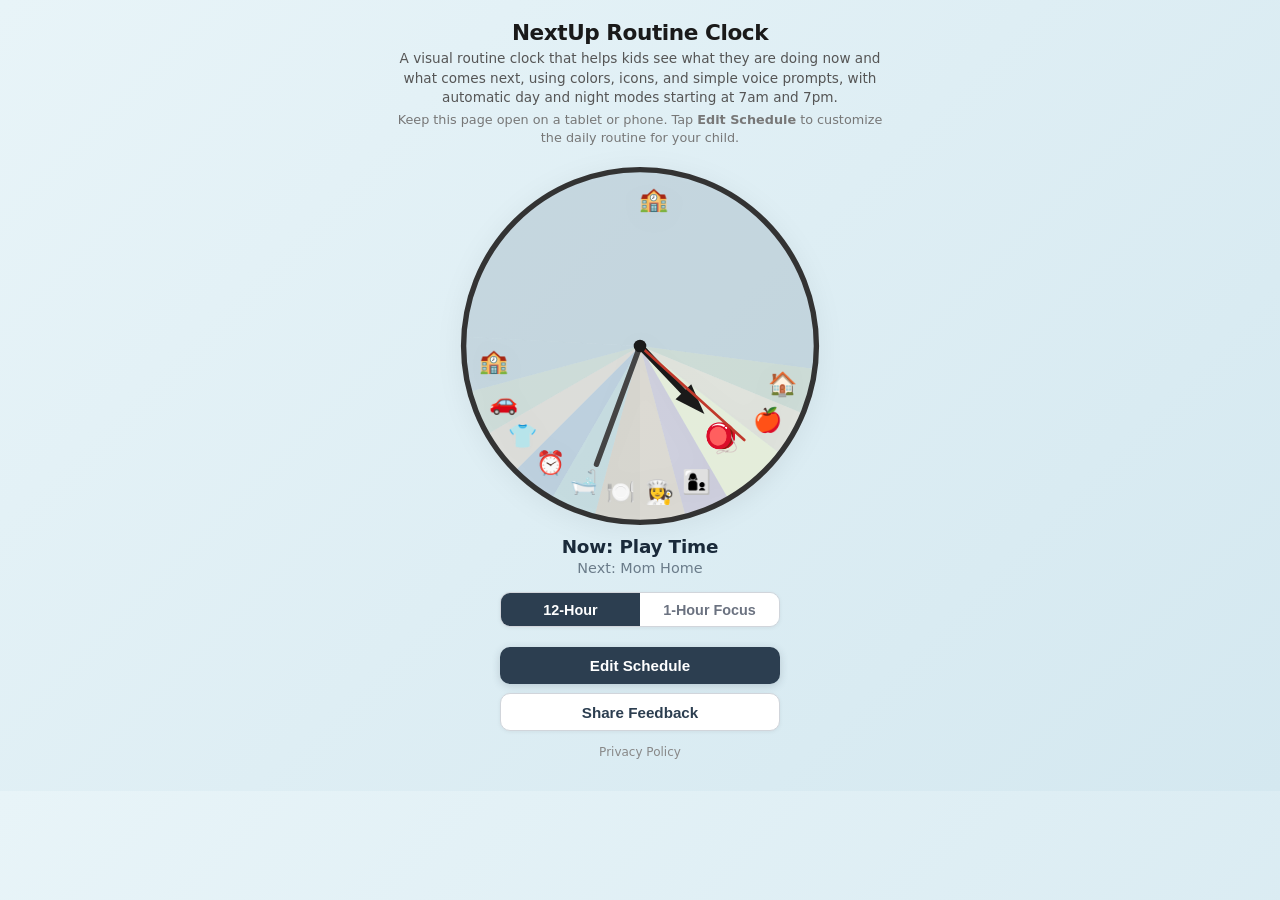
<file: index.html>
<!DOCTYPE html>
<html lang="en">
<head>
  <meta charset="UTF-8">
  <meta name="viewport" content="width=device-width, initial-scale=1.0, viewport-fit=cover">
  <title>NextUp Routine Clock</title>

  <!-- Google Analytics -->
  <script async src="https://www.googletagmanager.com/gtag/js?id=G-QKPMS6ZSTF"></script>
  <script>
    window.dataLayer = window.dataLayer || [];
    function gtag(){dataLayer.push(arguments);}
    gtag('js', new Date());
    gtag('config', 'G-QKPMS6ZSTF');
  </script>

  <link rel="stylesheet" href="styles.css?v=12">

  <!-- PWA -->
  <link rel="manifest" href="manifest.json">
  <meta name="theme-color" content="#2c3e50">

  <!-- Apple PWA -->
  <link rel="apple-touch-icon" href="apple-touch-icon.png">
  <meta name="apple-mobile-web-app-capable" content="yes">
  <meta name="apple-mobile-web-app-status-bar-style" content="black-translucent">
  <meta name="apple-mobile-web-app-title" content="NextUp">
</head>
<body>
  <div class="page-shell">

    <header class="landing-header">
      <h1>NextUp Routine Clock</h1>
      <p>
        A visual routine clock that helps kids see what they are doing now and what comes next,
        using colors, icons, and simple voice prompts, with automatic day and night modes starting at 7am and 7pm. 
      </p>
      <p class="landing-sub">
        Keep this page open on a tablet or phone. Tap <strong>Edit Schedule</strong> to customize
        the daily routine for your child.
      </p>
    </header>

    <!-- Clock face -->
    <div class="clock-container">
      <svg id="clock-svg" viewBox="0 0 200 200">
        <g id="sectors"></g>

        <!-- Outer circle -->
        <circle cx="100" cy="100" r="98" fill="none" stroke="#333" stroke-width="3" />

        <!-- Hour hand -->
        <g id="hour-hand">
          <line x1="100" y1="100" x2="100" y2="65"
                stroke="#1a1a1a" stroke-width="3.5" stroke-linecap="round" />
          <polygon points="100,48 94,65 106,65" fill="#1a1a1a" />
        </g>

        <!-- Minute hand -->
        <line id="minute-hand" x1="100" y1="100" x2="100" y2="30"
              stroke="#444" stroke-width="3" stroke-linecap="round" />

        <!-- Second hand -->
        <line id="second-hand" x1="100" y1="100" x2="100" y2="22"
              stroke="#c0392b" stroke-width="1.5" stroke-linecap="round" />

        <!-- Center dot -->
        <circle cx="100" cy="100" r="3.5" fill="#1a1a1a" />
      </svg>
    </div>

    <!-- Activity labels -->
    <div id="current-activity">Loading...</div>

    <!-- Mode toggle -->
    <div class="mode-toggle">
      <button id="mode-12hr" type="button" class="mode-btn mode-btn-active">12-Hour</button>
      <button id="mode-1hr" type="button" class="mode-btn">1-Hour Focus</button>
    </div>

    <!-- Focus controls (hidden by default) -->
    <div id="focus-controls" class="focus-controls" style="display:none;">
      <button id="focus-start-stop" type="button" class="btn btn-start">Start Session</button>
      <p id="focus-status" class="focus-status">Set up your 1-hour session in Edit Schedule.</p>
    </div>

    <!-- Action buttons -->
    <div class="button-group">
      <button id="edit-schedule" type="button" class="btn btn-primary">Edit Schedule</button>
      <button id="feedback-button" type="button" class="btn btn-secondary">Share Feedback</button>
      <a href="./privacy.html" style="font-size:0.75rem;color:#888;text-decoration:none;margin-top:0.25rem;">Privacy Policy</a>
    </div>

  </div>

  <!-- App logic -->
  <script src="supabase-sync.js"></script>
  <script src="app.js?v=12"></script>

  <!-- Button handlers -->
  <script>
    document.addEventListener("DOMContentLoaded", async () => {
      document.getElementById("edit-schedule")?.addEventListener("click", () => {
        window.location.href = "./setup.html";
      });

      document.getElementById("feedback-button")?.addEventListener("click", () => {
        window.open("https://docs.google.com/forms/d/e/1FAIpQLSdBZ_mIHng_bV12cy0BpQKiRwdXhWgwqj-NNfIWHjNPHFuXQA/viewform?usp=publish-editor", "_blank");
      });

      // If the last save did not reach the cloud, local edits are newer than the
      // cloud copy. Do not let the stale cloud copy overwrite them.
      try {
        const cloud = await loadScheduleFromCloud();
        if (cloud && !localStorage.getItem("routineClockCloudPending")) {
          if (cloud.schedule) { localStorage.setItem("routineClockSchedule", JSON.stringify(cloud.schedule)); scheduleData = cloud.schedule; }
          if (cloud.focusSchedule) { localStorage.setItem("routineClockFocusSchedule", JSON.stringify(cloud.focusSchedule)); focusScheduleData = cloud.focusSchedule; }
        }
      } catch(e) { console.warn("[Sync] load failed:", e); }

      startRealtimeSync(async () => {
        try {
          const cloud = await loadScheduleFromCloud();
          if (cloud && !localStorage.getItem("routineClockCloudPending")) {
            if (cloud.schedule) { localStorage.setItem("routineClockSchedule", JSON.stringify(cloud.schedule)); scheduleData = cloud.schedule; }
            if (cloud.focusSchedule) { localStorage.setItem("routineClockFocusSchedule", JSON.stringify(cloud.focusSchedule)); focusScheduleData = cloud.focusSchedule; }
            currentMode = "";
            currentActivityIndex = -1;
          }
        } catch(e) { console.warn("[Sync] realtime failed:", e); }
      });
    });
  </script>

  <!-- Service worker -->
  <script>
    if ("serviceWorker" in navigator) {
      navigator.serviceWorker.register("./service-worker.js")
        .then(() => console.log("SW registered"))
        .catch((err) => console.log("SW failed:", err));
    }
  </script>
</body>
</html>
</body>
</html>
</file>
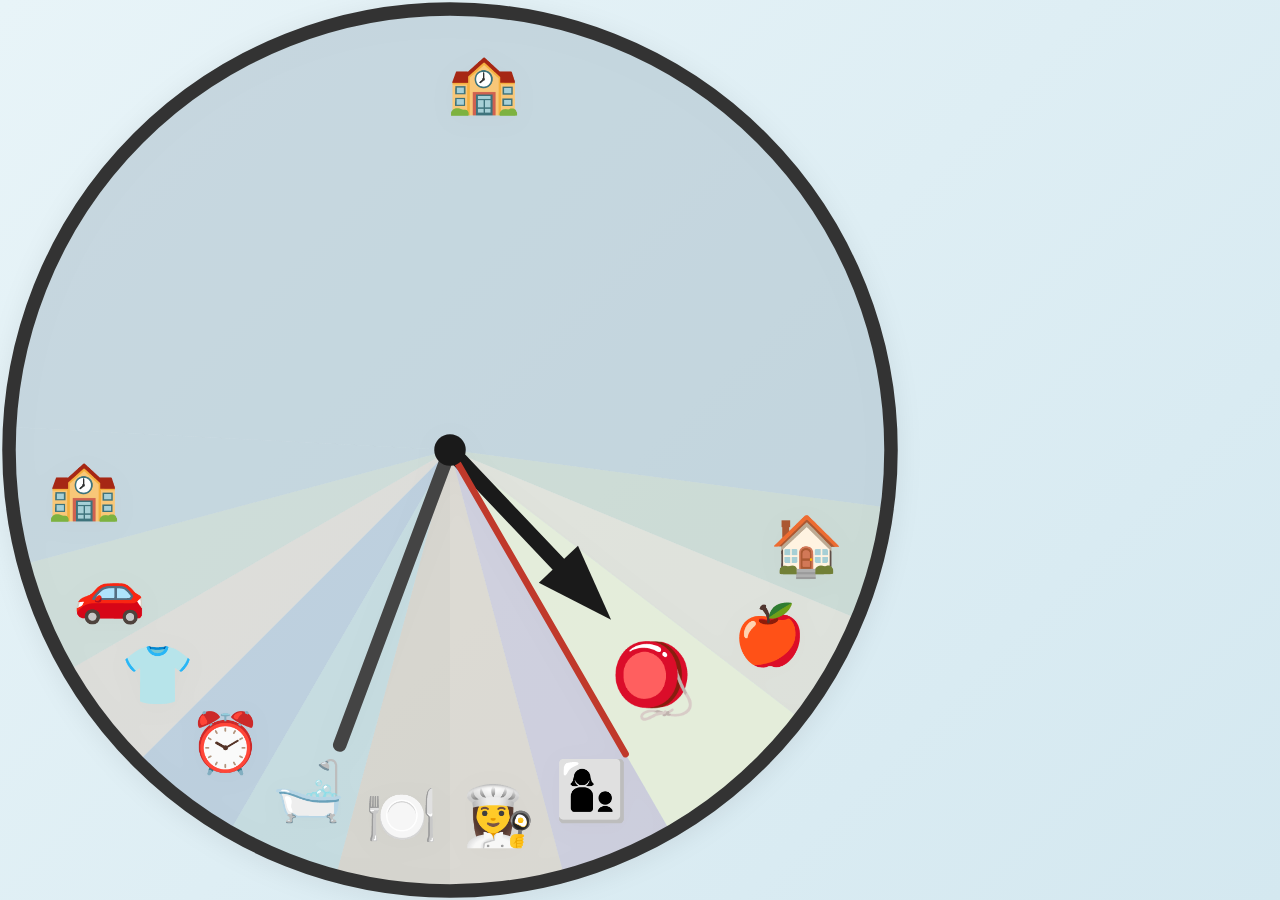
<file: kiosk.html>
<!DOCTYPE html>
<html lang="en">
<head>
  <meta charset="UTF-8">
  <meta name="viewport" content="width=device-width, initial-scale=1.0, viewport-fit=cover, user-scalable=no">
  <title>NextUp Kiosk Clock</title>

  <link rel="stylesheet" href="styles.css?v=12">
  <link rel="stylesheet" href="kiosk.css?v=1">

  <!-- PWA (optional on the Pi, harmless to keep) -->
  <link rel="manifest" href="manifest.json">
  <meta name="theme-color" content="#2c3e50">
</head>
<body class="kiosk-mode">
  <div class="kiosk-shell">

    <!-- Clock face (identical markup/IDs to index.html — app.js needs these exact IDs) -->
    <div class="clock-container">
      <svg id="clock-svg" viewBox="0 0 200 200">
        <g id="sectors"></g>

        <!-- Outer circle -->
        <circle cx="100" cy="100" r="98" fill="none" stroke="#333" stroke-width="3" />

        <!-- Hour hand -->
        <g id="hour-hand">
          <line x1="100" y1="100" x2="100" y2="65"
                stroke="#1a1a1a" stroke-width="3.5" stroke-linecap="round" />
          <polygon points="100,48 94,65 106,65" fill="#1a1a1a" />
        </g>

        <!-- Minute hand -->
        <line id="minute-hand" x1="100" y1="100" x2="100" y2="30"
              stroke="#444" stroke-width="3" stroke-linecap="round" />

        <!-- Second hand -->
        <line id="second-hand" x1="100" y1="100" x2="100" y2="22"
              stroke="#c0392b" stroke-width="1.5" stroke-linecap="round" />

        <!-- Center dot -->
        <circle cx="100" cy="100" r="3.5" fill="#1a1a1a" />
      </svg>
    </div>

    <!-- Activity labels -->
    <div id="current-activity">Loading...</div>

    <!--
      NOTE: The buttons below (mode toggle, focus controls, edit/feedback/privacy)
      from index.html are intentionally left OUT of this page.
      app.js looks them up with getElementById/optional-chaining and already
      handles them being missing, so nothing in app.js needs to change.
    -->

  </div>

  <!-- App logic — identical includes to index.html -->
  <script src="supabase-sync.js"></script>
  <script src="app.js?v=12"></script>

  <!-- Cloud sync on load + realtime (same as index.html, minus the button handlers) -->
  <script>
    document.addEventListener("DOMContentLoaded", async () => {
      // If the last save did not reach the cloud, local edits are newer than the
      // cloud copy. Do not let the stale cloud copy overwrite them.
      try {
        const cloud = await loadScheduleFromCloud();
        if (cloud && !localStorage.getItem("routineClockCloudPending")) {
          if (cloud.schedule) { localStorage.setItem("routineClockSchedule", JSON.stringify(cloud.schedule)); scheduleData = cloud.schedule; }
          if (cloud.focusSchedule) { localStorage.setItem("routineClockFocusSchedule", JSON.stringify(cloud.focusSchedule)); focusScheduleData = cloud.focusSchedule; }
        }
      } catch (e) { console.warn("[Sync] load failed:", e); }

      startRealtimeSync(async () => {
        try {
          const cloud = await loadScheduleFromCloud();
          if (cloud && !localStorage.getItem("routineClockCloudPending")) {
            if (cloud.schedule) { localStorage.setItem("routineClockSchedule", JSON.stringify(cloud.schedule)); scheduleData = cloud.schedule; }
            if (cloud.focusSchedule) { localStorage.setItem("routineClockFocusSchedule", JSON.stringify(cloud.focusSchedule)); focusScheduleData = cloud.focusSchedule; }
            currentMode = "";
            currentActivityIndex = -1;
          }
        } catch (e) { console.warn("[Sync] realtime failed:", e); }
      });
    });
  </script>

  <!-- Service worker -->
  <script>
    if ("serviceWorker" in navigator) {
      navigator.serviceWorker.register("./service-worker.js")
        .then(() => console.log("SW registered"))
        .catch((err) => console.log("SW failed:", err));
    }
  </script>
</body>
</html>
</file>
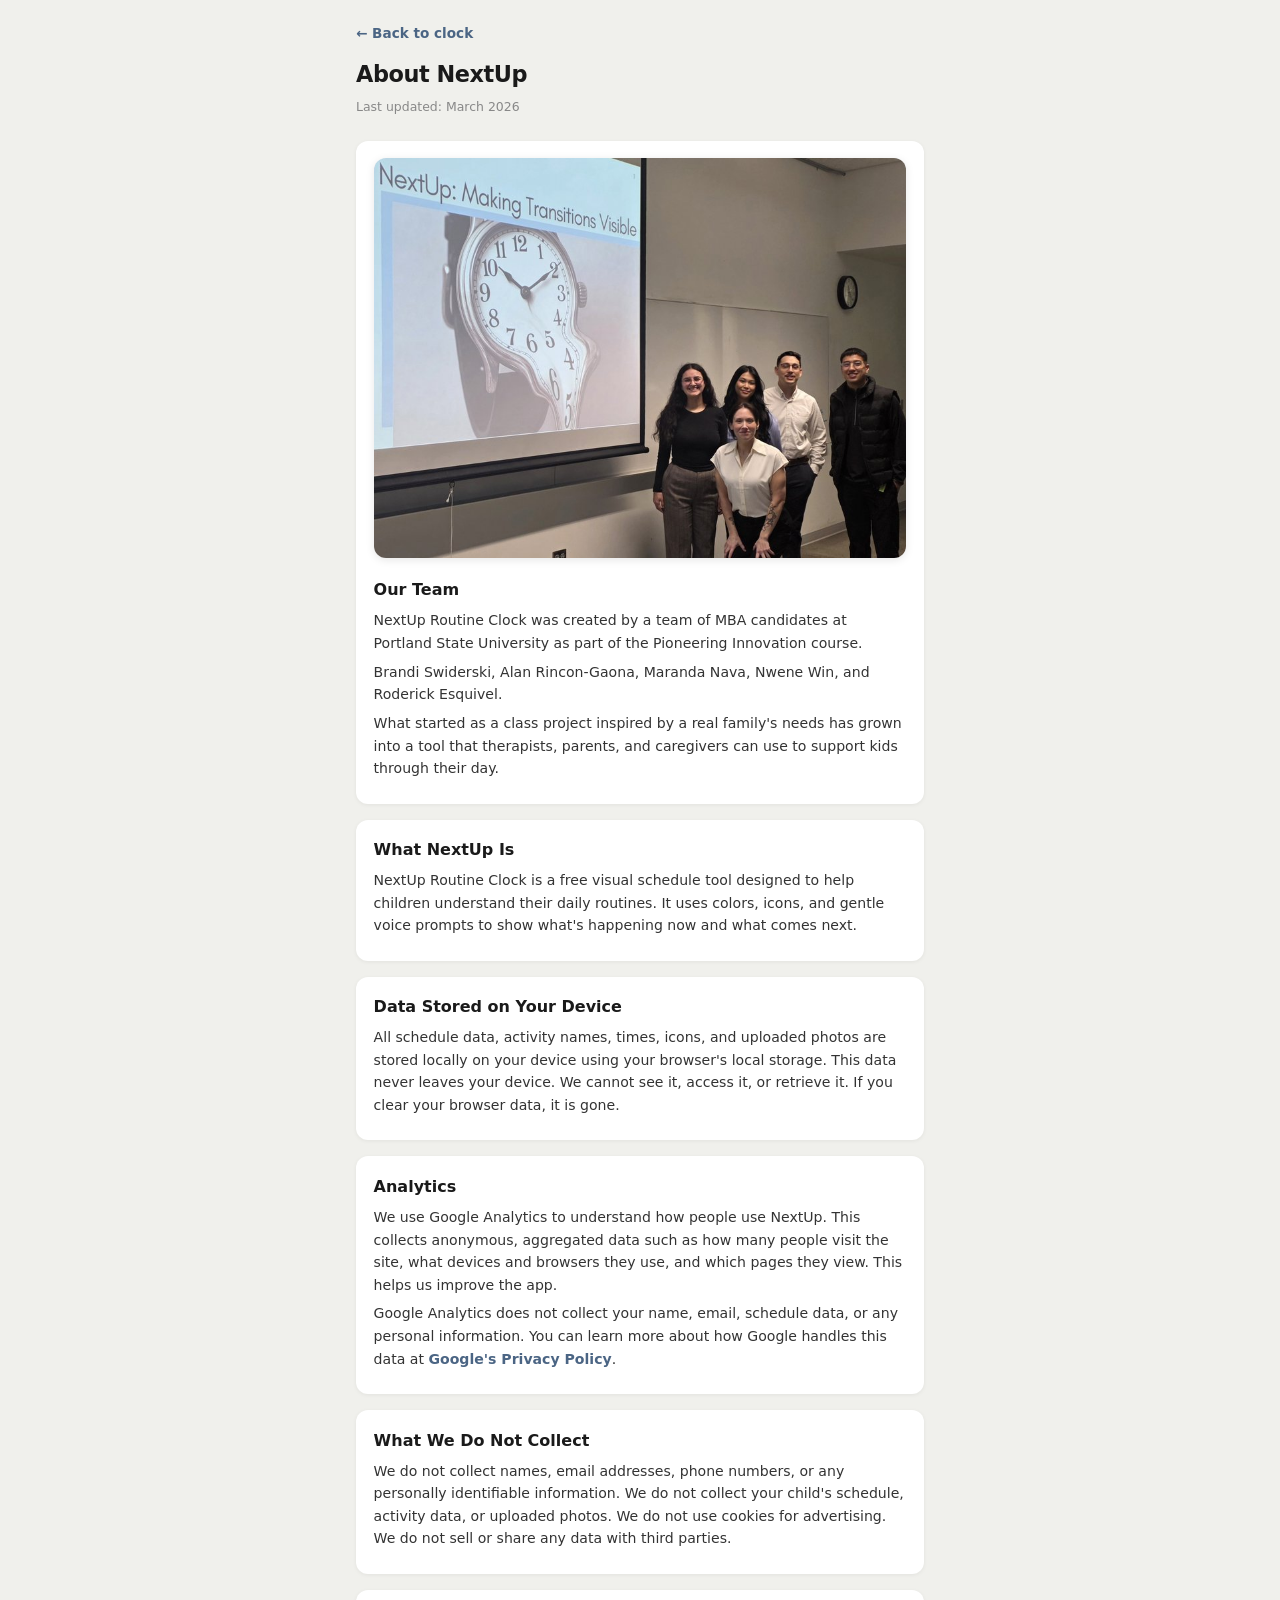
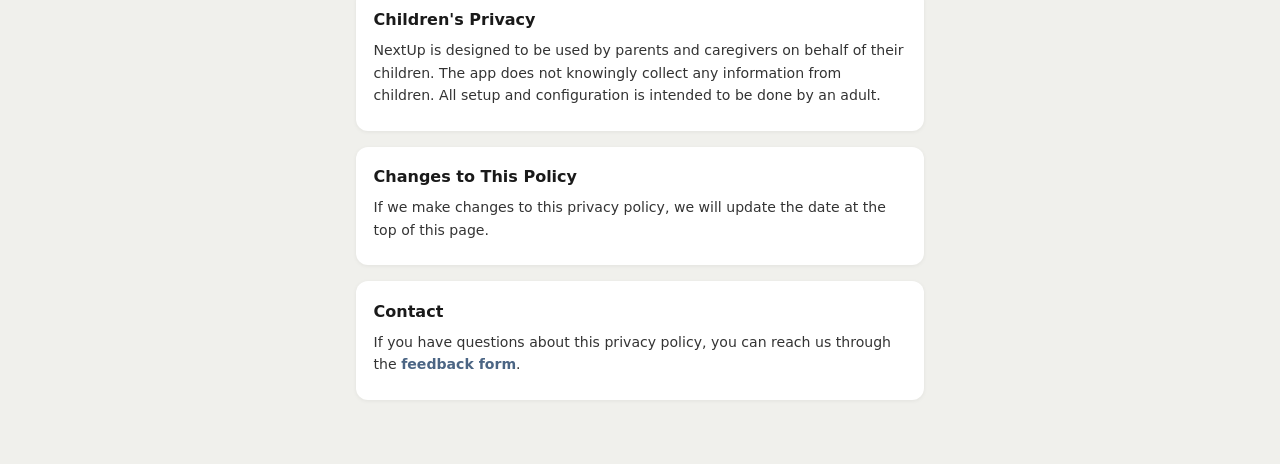
<file: privacy.html>
<!DOCTYPE html>
<html lang="en">
<head>
  <meta charset="UTF-8" />
  <meta name="viewport" content="width=device-width, initial-scale=1.0" />
  <title>NextUp Routine Clock - About &amp; Privacy</title>
  <style>
    *, *::before, *::after { box-sizing: border-box; margin: 0; padding: 0; }
    body {
      font-family: "Segoe UI", system-ui, -apple-system, sans-serif;
      background: #f0f0ec;
      color: #1a1a1a;
      padding: 0;
      line-height: 1.6;
    }
    .policy-shell {
      max-width: 600px;
      margin: 0 auto;
      padding: 1.25rem 1rem 3rem;
    }
    .back-link {
      display: inline-flex;
      align-items: center;
      gap: 0.3rem;
      font-size: 0.85rem;
      color: #4b6584;
      text-decoration: none;
      font-weight: 600;
      margin-bottom: 0.75rem;
    }
    .back-link:hover { color: #2c3e50; }
    h1 {
      font-size: 1.4rem;
      font-weight: 700;
      letter-spacing: -0.02em;
      margin-bottom: 0.25rem;
    }
    .last-updated {
      font-size: 0.78rem;
      color: #888;
      margin-bottom: 1.5rem;
    }
    .section {
      background: #fff;
      border-radius: 12px;
      padding: 1.1rem;
      margin-bottom: 1rem;
      box-shadow: 0 1px 4px rgba(0, 0, 0, 0.06);
    }
    .team-photo {
      width: 100%;
      border-radius: 12px;
      margin-bottom: 0.75rem;
      box-shadow: 0 2px 8px rgba(0, 0, 0, 0.1);
    }
    .section h2 {
      font-size: 1rem;
      font-weight: 700;
      margin-bottom: 0.4rem;
    }
    .section p {
      font-size: 0.88rem;
      color: #333;
      margin-bottom: 0.4rem;
    }
    .contact-link {
      color: #4b6584;
      text-decoration: none;
      font-weight: 600;
    }
    .contact-link:hover { color: #2c3e50; }
  </style>
</head>
<body>
  <div class="policy-shell">
    <a href="./index.html" class="back-link">&larr; Back to clock</a>

    <h1>About NextUp</h1>
    <p class="last-updated">Last updated: March 2026</p>

    <div class="section">
      <img src="team.jpg" alt="The NextUp team presenting at Portland State University" class="team-photo" />
      <h2>Our Team</h2>
      <p>NextUp Routine Clock was created by a team of MBA candidates at Portland State University as part of the Pioneering Innovation course.</p>
      <p>Brandi Swiderski, Alan Rincon-Gaona, Maranda Nava, Nwene Win, and Roderick Esquivel.</p>
      <p>What started as a class project inspired by a real family's needs has grown into a tool that therapists, parents, and caregivers can use to support kids through their day.</p>
    </div>

    <div class="section">
      <h2>What NextUp Is</h2>
      <p>NextUp Routine Clock is a free visual schedule tool designed to help children understand their daily routines. It uses colors, icons, and gentle voice prompts to show what's happening now and what comes next.</p>
    </div>

    <div class="section">
      <h2>Data Stored on Your Device</h2>
      <p>All schedule data, activity names, times, icons, and uploaded photos are stored locally on your device using your browser's local storage. This data never leaves your device. We cannot see it, access it, or retrieve it. If you clear your browser data, it is gone.</p>
    </div>

    <div class="section">
      <h2>Analytics</h2>
      <p>We use Google Analytics to understand how people use NextUp. This collects anonymous, aggregated data such as how many people visit the site, what devices and browsers they use, and which pages they view. This helps us improve the app.</p>
      <p>Google Analytics does not collect your name, email, schedule data, or any personal information. You can learn more about how Google handles this data at <a class="contact-link" href="https://policies.google.com/privacy" target="_blank">Google's Privacy Policy</a>.</p>
    </div>

    <div class="section">
      <h2>What We Do Not Collect</h2>
      <p>We do not collect names, email addresses, phone numbers, or any personally identifiable information. We do not collect your child's schedule, activity data, or uploaded photos. We do not use cookies for advertising. We do not sell or share any data with third parties.</p>
    </div>

    <div class="section">
      <h2>Children's Privacy</h2>
      <p>NextUp is designed to be used by parents and caregivers on behalf of their children. The app does not knowingly collect any information from children. All setup and configuration is intended to be done by an adult.</p>
    </div>

    <div class="section">
      <h2>Changes to This Policy</h2>
      <p>If we make changes to this privacy policy, we will update the date at the top of this page.</p>
    </div>

    <div class="section">
      <h2>Contact</h2>
      <p>If you have questions about this privacy policy, you can reach us through the <a class="contact-link" href="https://docs.google.com/forms/d/e/1FAIpQLSdBZ_mIHng_bV12cy0BpQKiRwdXhWgwqj-NNfIWHjNPHFuXQA/viewform?usp=publish-editor" target="_blank">feedback form</a>.</p>
    </div>
  </div>
</body>
</html>
</file>
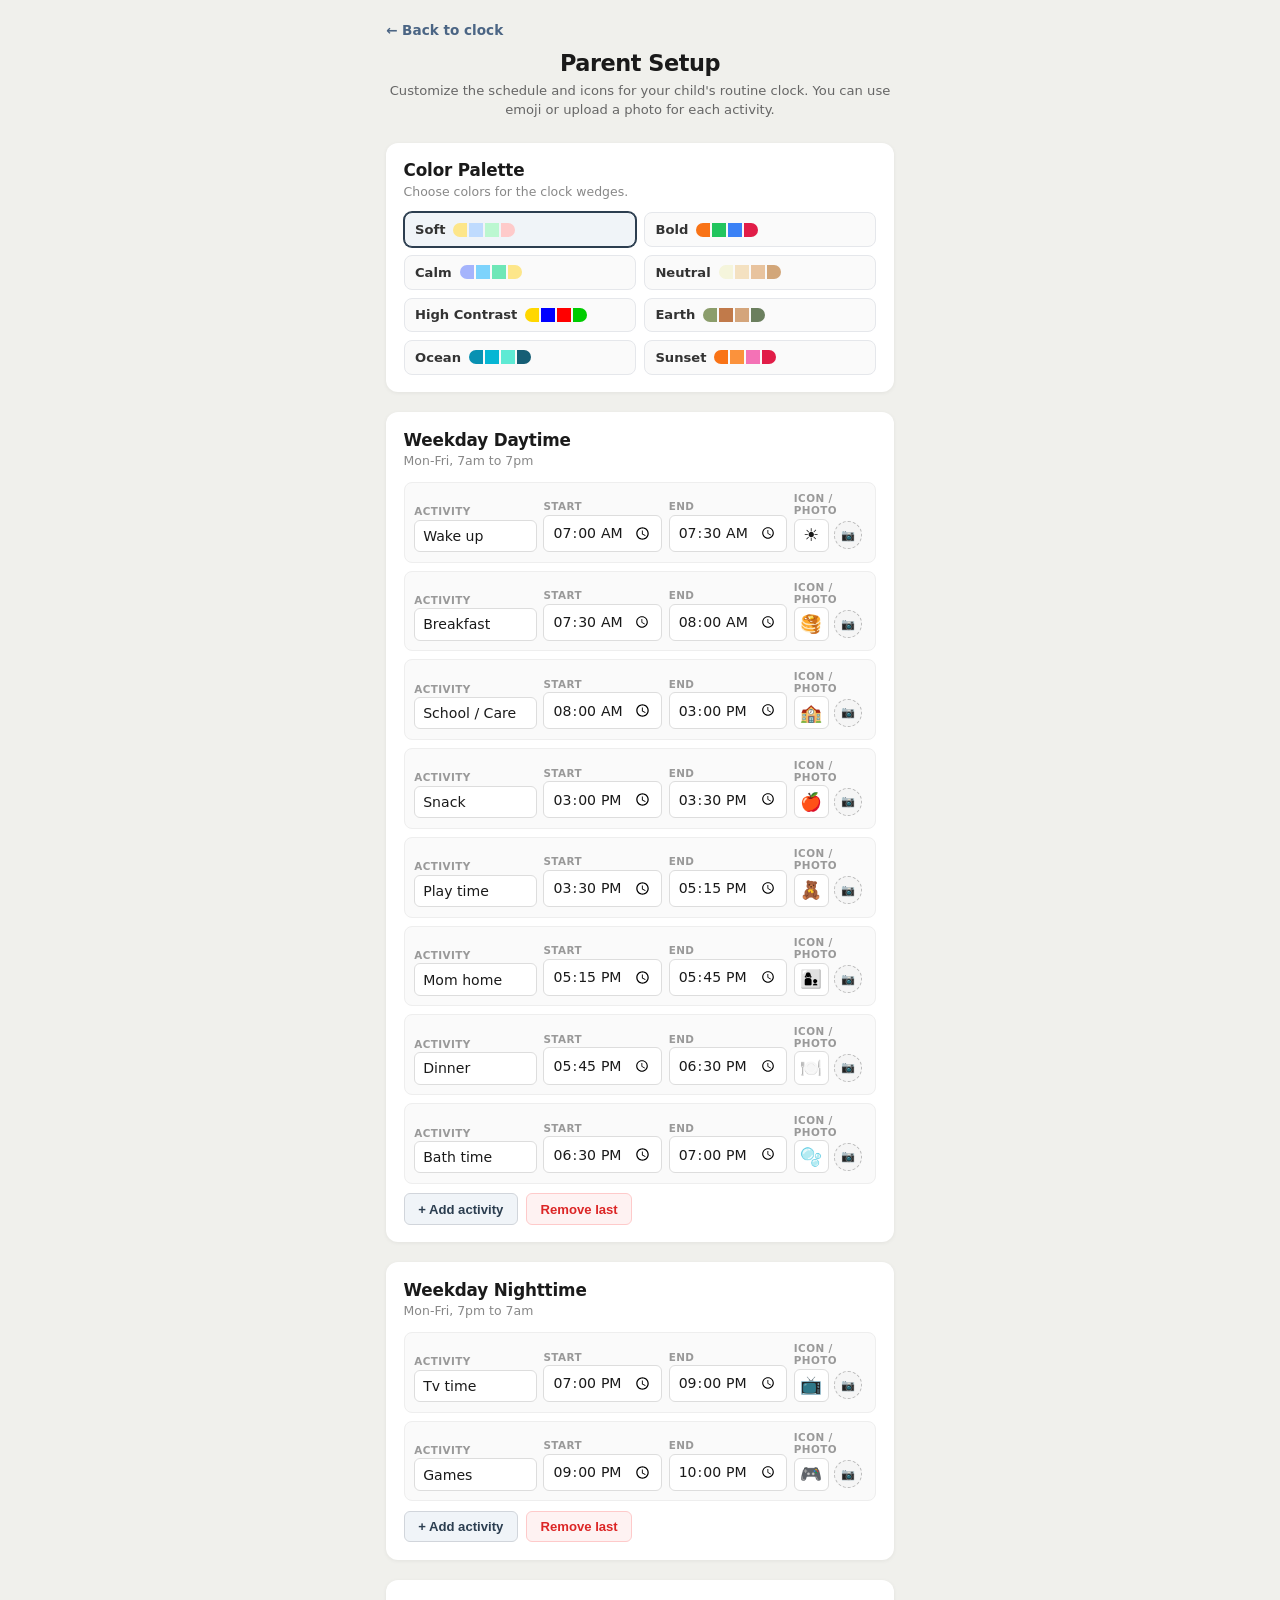
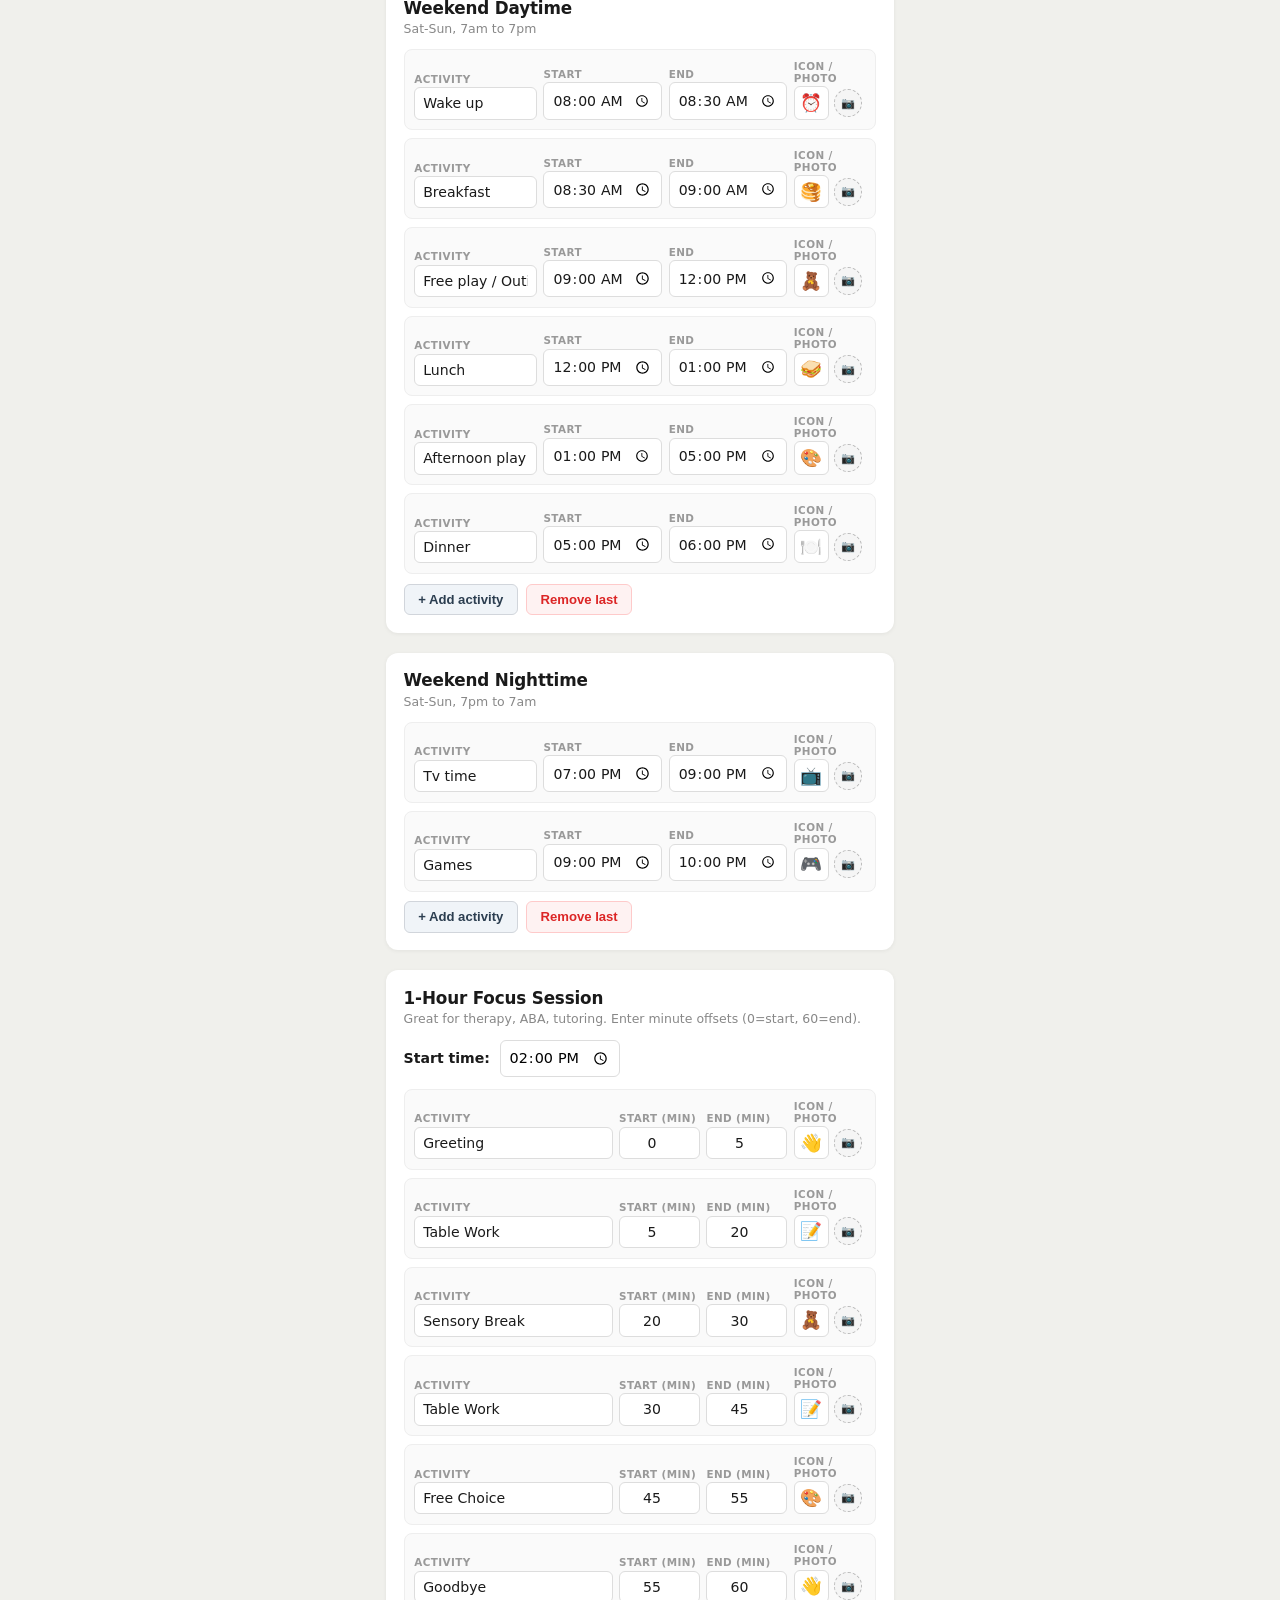
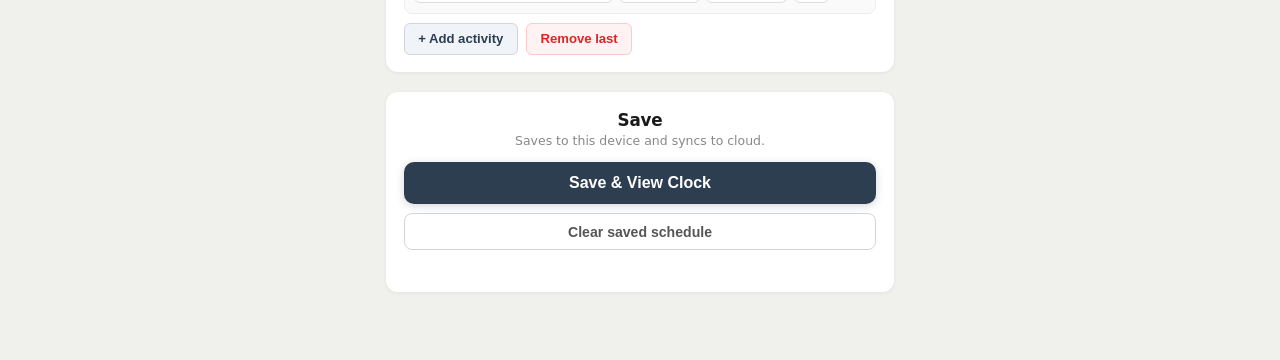
<file: setup.html>
<!DOCTYPE html>
<html lang="en">
<head>
  <meta charset="UTF-8" />
  <meta name="viewport" content="width=device-width, initial-scale=1.0" />
  <title>NextUp - Parent Setup</title>
  <script async src="https://www.googletagmanager.com/gtag/js?id=G-QKPMS6ZSTF"></script>
  <script>
    window.dataLayer = window.dataLayer || [];
    function gtag(){dataLayer.push(arguments);}
    gtag('js', new Date());
    gtag('config', 'G-QKPMS6ZSTF');
  </script>
  <style>
    *,*::before,*::after{box-sizing:border-box;margin:0;padding:0}
    body{font-family:"Segoe UI",system-ui,-apple-system,sans-serif;background:#f0f0ec;color:#1a1a1a;padding:0;-webkit-text-size-adjust:100%;-webkit-tap-highlight-color:transparent}
    .setup-shell{max-width:540px;margin:0 auto;padding:1.25rem 1rem 3rem}
    .setup-header{text-align:center;margin-bottom:1.5rem}
    .setup-header h1{font-size:1.4rem;font-weight:700;letter-spacing:-0.02em;margin-bottom:0.3rem}
    .setup-header p{font-size:0.82rem;color:#666;line-height:1.45}
    .back-link{display:inline-flex;align-items:center;gap:0.3rem;font-size:0.85rem;color:#4b6584;text-decoration:none;font-weight:600;margin-bottom:0.75rem}
    .back-link:hover{color:#2c3e50}
    .section{background:#fff;border-radius:12px;padding:1.1rem;margin-bottom:1.25rem;box-shadow:0 1px 4px rgba(0,0,0,0.06)}
    .section h2{font-size:1.05rem;font-weight:700;margin-bottom:0.15rem;letter-spacing:-0.01em}
    .section .hint{font-size:0.78rem;color:#888;margin-bottom:0.75rem;line-height:1.4}
    .palette-grid{display:grid;grid-template-columns:1fr 1fr;gap:0.5rem}
    .palette-option{display:flex;align-items:center;gap:0.5rem;padding:0.55rem 0.65rem;border-radius:8px;border:1.5px solid #e5e7eb;cursor:pointer;transition:all 0.15s ease;background:#fafafa}
    .palette-option:has(input:checked){border-color:#2c3e50;background:#f0f4f8;box-shadow:0 0 0 1px #2c3e50}
    .palette-option input[type="radio"]{display:none}
    .palette-option .palette-name{font-size:0.82rem;font-weight:600;color:#333}
    .palette-dots{display:flex;gap:2px;border-radius:99px;overflow:hidden}
    .palette-dots span{width:14px;height:14px}
    .activity-list{display:flex;flex-direction:column;gap:0.5rem}
    .activity-row{display:grid;grid-template-columns:1fr auto auto 4.5rem;gap:0.4rem;align-items:end;padding:0.6rem;background:#fafafa;border-radius:8px;border:1px solid #eee}
    .activity-row input{font-family:inherit;font-size:0.88rem;border:1px solid #ddd;border-radius:6px;padding:0.45rem 0.5rem;background:#fff;color:#1a1a1a;transition:border-color 0.15s ease;width:100%}
    .activity-row input:focus{outline:none;border-color:#2c3e50;box-shadow:0 0 0 2px rgba(44,62,80,0.1)}
    .input-time{width:5.5rem}
    .input-icon{text-align:center;font-size:1.1rem}
    .input-minutes{width:3.5rem;text-align:center}
    .row-field{display:flex;flex-direction:column;gap:0.15rem}
    .row-field .field-label{font-size:0.65rem;text-transform:uppercase;letter-spacing:0.04em;color:#999;font-weight:600}
    .icon-photo-field{display:flex;flex-direction:column;gap:0.15rem}
    .icon-photo-field .field-label{font-size:0.65rem;text-transform:uppercase;letter-spacing:0.04em;color:#999;font-weight:600}
    .icon-photo-wrap{display:flex;align-items:center;gap:0.3rem}
    .icon-photo-wrap .input-icon{width:2.2rem;text-align:center;font-size:1.1rem;padding:0.35rem 0.2rem}
    .photo-upload-btn{width:28px;height:28px;border-radius:50%;border:1.5px dashed #bbb;background:#f5f5f5;cursor:pointer;display:flex;align-items:center;justify-content:center;font-size:0.7rem;color:#999;transition:all 0.15s ease;flex-shrink:0;overflow:hidden;padding:0}
    .photo-upload-btn:hover{border-color:#2c3e50;color:#2c3e50;background:#eef2f7}
    .photo-upload-btn img{width:100%;height:100%;object-fit:cover;border-radius:50%}
    .photo-upload-btn input[type="file"]{display:none}
    .photo-remove-btn{width:16px;height:16px;border-radius:50%;border:none;background:#ef4444;color:#fff;font-size:0.6rem;cursor:pointer;display:none;align-items:center;justify-content:center;flex-shrink:0;padding:0;line-height:1}
    .photo-remove-btn.visible{display:flex}
    .row-actions{display:flex;gap:0.5rem;margin-top:0.6rem}
    .btn-sm{padding:0.45rem 0.85rem;font-size:0.82rem;font-weight:600;border-radius:6px;border:none;cursor:pointer;transition:all 0.15s ease}
    .btn-sm:active{transform:scale(0.97)}
    .btn-add{background:#f0f4f8;color:#2c3e50;border:1px solid #d1d5db}
    .btn-add:active{background:#e2e8f0}
    .btn-remove{background:#fef2f2;color:#dc2626;border:1px solid #fecaca}
    .btn-remove:active{background:#fee2e2}
    .focus-time-row{display:flex;align-items:center;gap:0.6rem;margin-bottom:0.75rem}
    .focus-time-row label{font-size:0.88rem;font-weight:600}
    .focus-time-row input{font-family:inherit;font-size:0.9rem;padding:0.45rem 0.5rem;border:1px solid #ddd;border-radius:6px;background:#fff}
    .focus-time-row input:focus{outline:none;border-color:#2c3e50;box-shadow:0 0 0 2px rgba(44,62,80,0.1)}
    .save-section{text-align:center}
    .btn-save{display:block;width:100%;padding:0.75rem;font-size:1rem;font-weight:700;border-radius:10px;border:none;cursor:pointer;background:#2c3e50;color:#fff;box-shadow:0 2px 8px rgba(44,62,80,0.2);transition:all 0.15s ease;margin-bottom:0.6rem}
    .btn-save:active{background:#1a2a38;transform:scale(0.98)}
    .btn-save:disabled{opacity:0.6;cursor:default;transform:none}
    .btn-clear{display:block;width:100%;padding:0.6rem;font-size:0.88rem;font-weight:600;border-radius:8px;border:1px solid #d1d5db;cursor:pointer;background:#fff;color:#555;transition:all 0.15s ease}
    .btn-clear:active{background:#f5f5f5}
    .status-msg{font-size:0.82rem;color:#16a34a;margin-top:0.5rem;min-height:1.2em}
    .status-msg.is-error{color:#dc2626}
    @media(max-width:560px){
      .setup-shell{padding:1rem 0.75rem 2.5rem}
      .setup-header h1{font-size:1.25rem}
      .activity-row{grid-template-columns:1fr;gap:0.35rem;padding:0.7rem}
      .activity-row .input-time,.activity-row .input-minutes{width:100%}
      .icon-photo-wrap{justify-content:flex-start}
    }
  </style>
</head>
<body>
  <div class="setup-shell">
    <a href="./index.html" class="back-link">&larr; Back to clock</a>
    <div class="setup-header">
      <h1>Parent Setup</h1>
      <p>Customize the schedule and icons for your child's routine clock. You can use emoji or upload a photo for each activity.</p>
    </div>

    <div class="section">
      <h2>Color Palette</h2>
      <p class="hint">Choose colors for the clock wedges.</p>
      <div class="palette-grid">
        <label class="palette-option"><input type="radio" name="palette" value="soft" checked /><span class="palette-name">Soft</span><span class="palette-dots"><span style="background:#fde68a"></span><span style="background:#bfdbfe"></span><span style="background:#bbf7d0"></span><span style="background:#fecaca"></span></span></label>
        <label class="palette-option"><input type="radio" name="palette" value="bold" /><span class="palette-name">Bold</span><span class="palette-dots"><span style="background:#f97316"></span><span style="background:#22c55e"></span><span style="background:#3b82f6"></span><span style="background:#e11d48"></span></span></label>
        <label class="palette-option"><input type="radio" name="palette" value="calm" /><span class="palette-name">Calm</span><span class="palette-dots"><span style="background:#a5b4fc"></span><span style="background:#7dd3fc"></span><span style="background:#6ee7b7"></span><span style="background:#fde68a"></span></span></label>
        <label class="palette-option"><input type="radio" name="palette" value="neutrals" /><span class="palette-name">Neutral</span><span class="palette-dots"><span style="background:#f5f5dc"></span><span style="background:#f4e1c1"></span><span style="background:#e8c39e"></span><span style="background:#d2a679"></span></span></label>
        <label class="palette-option"><input type="radio" name="palette" value="highcontrast" /><span class="palette-name">High Contrast</span><span class="palette-dots"><span style="background:#FFD700"></span><span style="background:#0000FF"></span><span style="background:#FF0000"></span><span style="background:#00CC00"></span></span></label>
        <label class="palette-option"><input type="radio" name="palette" value="earth" /><span class="palette-name">Earth</span><span class="palette-dots"><span style="background:#8B9D6B"></span><span style="background:#C17A4A"></span><span style="background:#D4A57B"></span><span style="background:#6B7F5E"></span></span></label>
        <label class="palette-option"><input type="radio" name="palette" value="ocean" /><span class="palette-name">Ocean</span><span class="palette-dots"><span style="background:#0891B2"></span><span style="background:#06B6D4"></span><span style="background:#5EEAD4"></span><span style="background:#155E75"></span></span></label>
        <label class="palette-option"><input type="radio" name="palette" value="sunset" /><span class="palette-name">Sunset</span><span class="palette-dots"><span style="background:#F97316"></span><span style="background:#FB923C"></span><span style="background:#F472B6"></span><span style="background:#E11D48"></span></span></label>
      </div>
    </div>

    <div class="section"><h2>Weekday Daytime</h2><p class="hint">Mon-Fri, 7am to 7pm</p>
      <div class="activity-list" id="weekday-day-rows"></div>
      <div class="row-actions"><button type="button" class="btn-sm btn-add" id="add-weekday-day-row">+ Add activity</button><button type="button" class="btn-sm btn-remove" id="remove-weekday-day-row">Remove last</button></div>
    </div>

    <div class="section"><h2>Weekday Nighttime</h2><p class="hint">Mon-Fri, 7pm to 7am</p>
      <div class="activity-list" id="weekday-night-rows"></div>
      <div class="row-actions"><button type="button" class="btn-sm btn-add" id="add-weekday-night-row">+ Add activity</button><button type="button" class="btn-sm btn-remove" id="remove-weekday-night-row">Remove last</button></div>
    </div>

    <div class="section"><h2>Weekend Daytime</h2><p class="hint">Sat-Sun, 7am to 7pm</p>
      <div class="activity-list" id="weekend-day-rows"></div>
      <div class="row-actions"><button type="button" class="btn-sm btn-add" id="add-weekend-day-row">+ Add activity</button><button type="button" class="btn-sm btn-remove" id="remove-weekend-day-row">Remove last</button></div>
    </div>

    <div class="section"><h2>Weekend Nighttime</h2><p class="hint">Sat-Sun, 7pm to 7am</p>
      <div class="activity-list" id="weekend-night-rows"></div>
      <div class="row-actions"><button type="button" class="btn-sm btn-add" id="add-weekend-night-row">+ Add activity</button><button type="button" class="btn-sm btn-remove" id="remove-weekend-night-row">Remove last</button></div>
    </div>

    <div class="section"><h2>1-Hour Focus Session</h2><p class="hint">Great for therapy, ABA, tutoring. Enter minute offsets (0=start, 60=end).</p>
      <div class="focus-time-row"><label for="focus-start-time">Start time:</label><input type="time" id="focus-start-time" value="14:00" /></div>
      <div class="activity-list" id="focus-rows"></div>
      <div class="row-actions"><button type="button" class="btn-sm btn-add" id="add-focus-row">+ Add activity</button><button type="button" class="btn-sm btn-remove" id="remove-focus-row">Remove last</button></div>
    </div>

    <div class="section save-section">
      <h2>Save</h2>
      <p class="hint">Saves to this device and syncs to cloud.</p>
      <button class="btn-save" id="save-and-open">Save &amp; View Clock</button>
      <button class="btn-clear" id="clear-schedule" type="button">Clear saved schedule</button>
      <p id="status" class="status-msg"></p>
    </div>
  </div>

  <script src="supabase-sync.js"></script>
  <script>
    const PALETTES = {
      soft:["#fde68a","#bfdbfe","#bbf7d0","#fecaca","#e9d5ff","#fee2e2"],
      bold:["#f97316","#22c55e","#3b82f6","#e11d48","#a855f7","#0ea5e9"],
      calm:["#a5b4fc","#7dd3fc","#6ee7b7","#fde68a","#f9a8d4","#c4b5fd"],
      neutrals:["#f5f5dc","#f4e1c1","#e8c39e","#d2a679","#b58863","#8b5a2b"],
      highcontrast:["#FFD700","#0000FF","#FF0000","#00CC00","#FF6600","#FFFFFF"],
      earth:["#8B9D6B","#C17A4A","#D4A57B","#6B7F5E","#A0522D","#C9B98E"],
      ocean:["#0891B2","#06B6D4","#5EEAD4","#155E75","#A5F3FC","#2DD4BF"],
      sunset:["#F97316","#FB923C","#F472B6","#E11D48","#FBBF24","#FDA4AF"]
    };

    function processPhoto(file) {
      return new Promise((resolve, reject) => {
        const reader = new FileReader();
        reader.onload = function(e) {
          const img = new Image();
          img.onload = function() {
            const canvas = document.createElement("canvas");
            const size = 120;
            canvas.width = size;
            canvas.height = size;
            const ctx = canvas.getContext("2d");
            const min = Math.min(img.width, img.height);
            const sx = (img.width - min) / 2;
            const sy = (img.height - min) / 2;
            ctx.beginPath();
            ctx.arc(size/2, size/2, size/2, 0, Math.PI * 2);
            ctx.closePath();
            ctx.clip();
            ctx.drawImage(img, sx, sy, min, min, 0, 0, size, size);
            resolve(canvas.toDataURL("image/png", 0.8));
          };
          img.onerror = reject;
          img.src = e.target.result;
        };
        reader.onerror = reject;
        reader.readAsDataURL(file);
      });
    }

    function iconFieldHTML(icon, photo) {
      const hasPhoto = photo && photo.startsWith("data:");
      return `
        <div class="icon-photo-field">
          <span class="field-label">Icon / Photo</span>
          <div class="icon-photo-wrap">
            <input type="text" class="input-icon" value="${icon || ""}" placeholder="emoji" />
            <label class="photo-upload-btn" title="Upload photo">
              ${hasPhoto ? '<img src="' + photo + '" />' : '<span>📷</span>'}
              <input type="file" accept="image/*" class="photo-file-input" />
            </label>
            <button type="button" class="photo-remove-btn ${hasPhoto ? 'visible' : ''}" title="Remove photo">&times;</button>
            <input type="hidden" class="photo-data" value="${photo || ""}" />
          </div>
        </div>`;
    }

    function makeRowHTML(isMin, label, startVal, endVal, icon, photo) {
      const labelField = `<div class="row-field"><span class="field-label">Activity</span><input type="text" class="input-label" value="${label}" /></div>`;
      let startField, endField;
      if (isMin) {
        startField = `<div class="row-field"><span class="field-label">Start (min)</span><input type="number" class="input-minutes" min="0" max="60" value="${startVal}" /></div>`;
        endField = `<div class="row-field"><span class="field-label">End (min)</span><input type="number" class="input-minutes" min="0" max="60" value="${endVal}" /></div>`;
      } else {
        startField = `<div class="row-field"><span class="field-label">Start</span><input type="time" class="input-time" value="${startVal}" /></div>`;
        endField = `<div class="row-field"><span class="field-label">End</span><input type="time" class="input-time" value="${endVal}" /></div>`;
      }
      return labelField + startField + endField + iconFieldHTML(icon, photo);
    }

    function wirePhotoHandlers(row) {
      const fileInput = row.querySelector(".photo-file-input");
      const uploadBtn = row.querySelector(".photo-upload-btn");
      const removeBtn = row.querySelector(".photo-remove-btn");
      const hiddenInput = row.querySelector(".photo-data");
      if (fileInput) {
        fileInput.addEventListener("change", async (e) => {
          const file = e.target.files[0];
          if (!file) return;
          try {
            const dataUrl = await processPhoto(file);
            hiddenInput.value = dataUrl;
            uploadBtn.innerHTML = '<img src="' + dataUrl + '" /><input type="file" accept="image/*" class="photo-file-input" />';
            wirePhotoHandlers(row);
            removeBtn.classList.add("visible");
          } catch (err) {
            console.error("Photo processing failed:", err);
          }
        });
      }
      if (removeBtn) {
        removeBtn.addEventListener("click", () => {
          hiddenInput.value = "";
          uploadBtn.innerHTML = '<span>📷</span><input type="file" accept="image/*" class="photo-file-input" />';
          wirePhotoHandlers(row);
          removeBtn.classList.remove("visible");
        });
      }
    }

    function createRow(id, isMin) {
      const c = document.getElementById(id); if (!c) return;
      if (c.querySelectorAll(".activity-row").length >= 15) return;
      const r = document.createElement("div"); r.className = "activity-row";
      r.innerHTML = makeRowHTML(isMin, "", "", "", "", "");
      c.appendChild(r);
      wirePhotoHandlers(r);
    }

    function removeLast(id) {
      const c = document.getElementById(id); if (!c) return;
      const rows = c.querySelectorAll(".activity-row");
      if (rows.length <= 1) return;
      c.removeChild(rows[rows.length - 1]);
    }

    function fill(id, tasks, isMin) {
      const c = document.getElementById(id); if (!c || !tasks) return; c.innerHTML = "";
      tasks.forEach(t => {
        const r = document.createElement("div"); r.className = "activity-row";
        r.innerHTML = makeRowHTML(isMin, t.label || "", isMin ? t.start : (t.start || ""), isMin ? t.end : (t.end || ""), t.icon || "", t.photo || "");
        c.appendChild(r);
        wirePhotoHandlers(r);
      });
    }

    function collect(id, colors, isMin) {
      const rows = document.querySelectorAll("#" + id + " .activity-row");
      const tasks = []; let ci = 0;
      rows.forEach(row => {
        const labelInput = row.querySelector(".input-label");
        const timeInputs = isMin ? row.querySelectorAll(".input-minutes") : row.querySelectorAll(".input-time");
        const iconInput = row.querySelector(".input-icon");
        const photoInput = row.querySelector(".photo-data");
        const label = labelInput ? labelInput.value.trim() : "";
        const start = isMin ? parseInt(timeInputs[0]?.value, 10) : timeInputs[0]?.value;
        const end = isMin ? parseInt(timeInputs[1]?.value, 10) : timeInputs[1]?.value;
        const icon = iconInput ? iconInput.value.trim() : "";
        const photo = photoInput ? photoInput.value : "";
        if (!label || (isMin ? isNaN(start) || isNaN(end) : !start || !end)) return;
        const task = { label, start, end, color: colors[ci % colors.length], icon: icon || "\u2B24" };
        if (photo && photo.startsWith("data:")) task.photo = photo;
        ci++;
        tasks.push(task);
      });
      return tasks;
    }

    const DEFAULTS = {
      "weekday-day-rows": [
        {label:"Wake up",start:"07:00",end:"07:30",icon:"☀️"},{label:"Breakfast",start:"07:30",end:"08:00",icon:"🥞"},
        {label:"School / Care",start:"08:00",end:"15:00",icon:"🏫"},{label:"Snack",start:"15:00",end:"15:30",icon:"🍎"},
        {label:"Play time",start:"15:30",end:"17:15",icon:"🧸"},{label:"Mom home",start:"17:15",end:"17:45",icon:"👩‍👦"},
        {label:"Dinner",start:"17:45",end:"18:30",icon:"🍽️"},{label:"Bath time",start:"18:30",end:"19:00",icon:"🫧"}
      ],
      "weekday-night-rows": [
        {label:"Tv time",start:"19:00",end:"21:00",icon:"📺"},{label:"Games",start:"21:00",end:"22:00",icon:"🎮"}
      ],
      "weekend-day-rows": [
        {label:"Wake up",start:"08:00",end:"08:30",icon:"⏰"},{label:"Breakfast",start:"08:30",end:"09:00",icon:"🥞"},
        {label:"Free play / Outing",start:"09:00",end:"12:00",icon:"🧸"},{label:"Lunch",start:"12:00",end:"13:00",icon:"🥪"},
        {label:"Afternoon play",start:"13:00",end:"17:00",icon:"🎨"},{label:"Dinner",start:"17:00",end:"18:00",icon:"🍽️"}
      ],
      "weekend-night-rows": [
        {label:"Tv time",start:"19:00",end:"21:00",icon:"📺"},{label:"Games",start:"21:00",end:"22:00",icon:"🎮"}
      ],
      "focus-rows": [
        {label:"Greeting",start:0,end:5,icon:"👋"},{label:"Table Work",start:5,end:20,icon:"📝"},
        {label:"Sensory Break",start:20,end:30,icon:"🧸"},{label:"Table Work",start:30,end:45,icon:"📝"},
        {label:"Free Choice",start:45,end:55,icon:"🎨"},{label:"Goodbye",start:55,end:60,icon:"👋"}
      ]
    };

    document.addEventListener("DOMContentLoaded", () => {
      const sectionMap = [
        ["add-weekday-day-row","remove-weekday-day-row","weekday-day-rows",false],
        ["add-weekday-night-row","remove-weekday-night-row","weekday-night-rows",false],
        ["add-weekend-day-row","remove-weekend-day-row","weekend-day-rows",false],
        ["add-weekend-night-row","remove-weekend-night-row","weekend-night-rows",false],
        ["add-focus-row","remove-focus-row","focus-rows",true]
      ];

      sectionMap.forEach(([a, r, c, m]) => {
        document.getElementById(a)?.addEventListener("click", () => createRow(c, m));
        document.getElementById(r)?.addEventListener("click", () => removeLast(c));
      });

      // Load saved or defaults
      let loaded = false;
      try {
        const raw = localStorage.getItem("routineClockSchedule");
        if (raw) {
          const d = JSON.parse(raw);
          if (d.palette) {
            const r = document.querySelector('input[name="palette"][value="' + d.palette + '"]');
            if (r) r.checked = true;
          }
          if (d.mon_fri) {
            fill("weekday-day-rows", d.mon_fri.day, false);
            fill("weekday-night-rows", d.mon_fri.night, false);
          }
          if (d.weekend) {
            fill("weekend-day-rows", d.weekend.day, false);
            fill("weekend-night-rows", d.weekend.night, false);
          }
          loaded = true;
        }
      } catch (e) { console.error(e); }

      if (!loaded) {
        fill("weekday-day-rows", DEFAULTS["weekday-day-rows"], false);
        fill("weekday-night-rows", DEFAULTS["weekday-night-rows"], false);
        fill("weekend-day-rows", DEFAULTS["weekend-day-rows"], false);
        fill("weekend-night-rows", DEFAULTS["weekend-night-rows"], false);
      }

      // Load focus
      let focusLoaded = false;
      try {
        const rf = localStorage.getItem("routineClockFocusSchedule");
        if (rf) {
          const fd = JSON.parse(rf);
          const si = document.getElementById("focus-start-time");
          if (si && fd.startTime) si.value = fd.startTime;
          if (fd.tasks) { fill("focus-rows", fd.tasks, true); focusLoaded = true; }
        }
      } catch (e) { console.error(e); }

      if (!focusLoaded) {
        fill("focus-rows", DEFAULTS["focus-rows"], true);
      }

      // Save
      document.getElementById("save-and-open")?.addEventListener("click", async () => {
        const status = document.getElementById("status"); if (status) { status.textContent = ""; status.classList.remove("is-error"); }
        const saveBtn = document.getElementById("save-and-open");

        const pi = document.querySelector('input[name="palette"]:checked');
        const pk = pi ? pi.value : "soft"; const colors = PALETTES[pk];
        const wd = collect("weekday-day-rows", colors, false);
        const wn = collect("weekday-night-rows", colors, false);
        const ed = collect("weekend-day-rows", colors, false);
        const en = collect("weekend-night-rows", colors, false);
        if (wd.length === 0 && wn.length === 0 && ed.length === 0 && en.length === 0) {
          if (status) status.textContent = "Please add at least one activity."; return;
        }

        // Disable the button + show progress so a slow/missing network connection
        // is visible to the parent instead of looking like nothing happened.
        if (saveBtn) saveBtn.disabled = true;
        if (status) status.textContent = "Saving...";

        try {
          const schedulePayload = {palette: pk, mon_fri: {day: wd, night: wn}, weekend: {day: ed, night: en}};
          const ft = document.getElementById("focus-start-time");
          const fTasks = collect("focus-rows", colors, true);
          const focusPayload = {startTime: ft ? ft.value : "14:00", tasks: fTasks};

          // Local save first. This always succeeds and protects the parent's
          // work even if the cloud step below fails.
          localStorage.setItem("routineClockSchedule", JSON.stringify(schedulePayload));
          localStorage.setItem("routineClockFocusSchedule", JSON.stringify(focusPayload));

          // Await the cloud save AND check the result. The sync helper returns
          // {ok:false} on a failed write instead of throwing, so we must look at it.
          let cloudOk = true;
          let cloudError = "";
          if (typeof saveScheduleToCloud === "function") {
            try {
              const r = await saveScheduleToCloud(schedulePayload, focusPayload);
              cloudOk = !!(r && r.ok);
              if (!cloudOk && r && r.error) cloudError = r.error;
            } catch (cloudErr) {
              console.warn("[Sync] cloud save failed:", cloudErr);
              cloudOk = false;
              cloudError = String(cloudErr);
            }
          }

          if (!cloudOk) {
            // Mark local data as newer than the cloud so the clock page does not
            // overwrite it with the stale cloud copy.
            localStorage.setItem("routineClockCloudPending", "1");
            if (status) {
              status.textContent = "Saved on this device, but cloud sync failed. Open the console for details.";
              status.classList.add("is-error");
            }
            console.error("[Sync] cloud save did not go through:", cloudError);
            if (saveBtn) saveBtn.disabled = false;
            return;
          }

          localStorage.removeItem("routineClockCloudPending");
          if (status) status.textContent = "Saved! Opening clock...";
          window.location.href = "./index.html";
        } catch (e) {
          console.error(e);
          if (status) { status.textContent = "Problem saving. Check local storage."; status.classList.add("is-error"); }
          if (saveBtn) saveBtn.disabled = false;
        }
      });

      // Clear
      document.getElementById("clear-schedule")?.addEventListener("click", () => {
        localStorage.removeItem("routineClockSchedule");
        localStorage.removeItem("routineClockFocusSchedule");
        localStorage.removeItem("routineClockCloudPending");
        const s = document.getElementById("status"); if (s) s.textContent = "Schedule cleared.";
      });
    });
  </script>
</body>
</html>
</file>
<file: styles.css>
/* ========== RESET ========== */
* {
  box-sizing: border-box;
  margin: 0;
  padding: 0;
}

/* ========== PAGE LAYOUT ========== */
body {
  min-height: 100vh;
  min-height: -webkit-fill-available;
  background: #f0f0ec;
  font-family: "Segoe UI", system-ui, -apple-system, BlinkMacSystemFont, sans-serif;
  transition: background 0.5s ease, color 0.5s ease;
  -webkit-text-size-adjust: 100%;
  -webkit-tap-highlight-color: transparent;
}

.page-shell {
  max-width: 520px;
  margin: 0 auto;
  padding: 1.25rem 1rem 2rem;
  display: flex;
  flex-direction: column;
  align-items: center;
}

/* ========== HEADER ========== */
.landing-header {
  text-align: center;
  margin-bottom: 0.5rem;
  width: 100%;
}

.landing-header h1 {
  font-size: 1.35rem;
  font-weight: 700;
  letter-spacing: -0.02em;
  color: #1a1a1a;
  margin-bottom: 0.25rem;
}

.landing-header p {
  font-size: 0.85rem;
  line-height: 1.45;
  color: #555;
  margin-bottom: 0.15rem;
}

.landing-header .landing-sub {
  color: #777;
  font-size: 0.8rem;
}

/* ========== CLOCK CONTAINER ========== */
.clock-container {
  width: 60vw;
  max-width: 360px;
  aspect-ratio: 1 / 1;
  margin: 0.5rem auto 0;
  position: relative;
}

#clock-svg {
  width: 100%;
  height: auto;
  display: block;
  filter: drop-shadow(0 4px 12px rgba(0, 0, 0, 0.08));
}

/* ========== SVG STYLES ========== */
svg {
  width: 100%;
  height: 100%;
  display: block;
}

svg text {
  -webkit-font-smoothing: antialiased;
  font-family: -apple-system, BlinkMacSystemFont, "Segoe UI Emoji", "Apple Color Emoji", sans-serif;
}

/* ========== DAY / NIGHT THEMES ========== */
body.day-mode {
  background: linear-gradient(135deg, #e8f4f8 0%, #d4e8f0 100%);
}

body.night-mode {
  background: linear-gradient(135deg, #2c3e50 0%, #1a252f 100%);
  color: #ffffff;
}

body.night-mode h1 {
  color: #ffffff;
}

body.night-mode p {
  color: #dde7f5;
}

body.night-mode .landing-sub {
  color: #b0bec5;
}

/* ========== CURRENT ACTIVITY HIGHLIGHT ========== */
.current-activity {
  opacity: 0.92 !important;
  filter: brightness(1.1);
}

.current-icon {
  animation: iconPulse 1.5s ease-in-out infinite !important;
  transform-origin: center center;
  transform-box: fill-box;
}

/* For SVG group elements (photo icons) */
g.current-icon {
  animation: iconPulse 1.5s ease-in-out infinite !important;
  transform-origin: center;
  transform-box: fill-box;
}

@keyframes iconPulse {
  0%, 100% {
    transform: scale(1);
    opacity: 1;
  }
  50% {
    transform: scale(1.15);
    opacity: 0.85;
  }
}

/* ========== TRANSITION WARNING ========== */
body.transition-warning .clock-container {
  animation: pulse 0.5s ease-in-out 3;
}

@keyframes pulse {
  0%, 100% { transform: scale(1); }
  50% { transform: scale(1.02); }
}

/* ========== ACTIVITY LABELS ========== */
#current-activity {
  position: relative;
  margin-top: 0.6rem;
  text-align: center;
  width: 100%;
}

.now-label {
  font-size: 1.15rem;
  font-weight: 700;
  color: #1a2a3a;
  margin-bottom: 0.2rem;
  letter-spacing: -0.01em;
}

.next-label {
  font-size: 0.9rem;
  color: #6b7c8a;
  font-weight: 500;
}

body.night-mode .now-label {
  color: #f0f4f8;
}

body.night-mode .next-label {
  color: #8ea4b8;
}

/* ========== BUTTONS ========== */
.btn {
  display: inline-flex;
  align-items: center;
  justify-content: center;
  padding: 0.6rem 1.4rem;
  font-size: 0.95rem;
  font-weight: 600;
  border-radius: 10px;
  border: none;
  cursor: pointer;
  transition: all 0.15s ease;
  -webkit-tap-highlight-color: transparent;
  touch-action: manipulation;
}

.btn:active {
  transform: scale(0.97);
}

.btn-primary {
  background: #2c3e50;
  color: #fff;
  box-shadow: 0 2px 8px rgba(44, 62, 80, 0.2);
}

.btn-primary:active {
  background: #1a2a38;
}

.btn-secondary {
  background: #fff;
  color: #2c3e50;
  border: 1.5px solid #d1d5db;
  box-shadow: 0 1px 4px rgba(0, 0, 0, 0.06);
}

.btn-secondary:active {
  background: #f5f5f5;
}

.btn-start {
  background: #16a34a;
  color: #fff;
  font-weight: 700;
  box-shadow: 0 2px 8px rgba(22, 163, 74, 0.25);
}

.btn-start:active {
  background: #15803d;
}

.btn-stop {
  background: #dc2626;
  color: #fff;
  font-weight: 700;
  box-shadow: 0 2px 8px rgba(220, 38, 38, 0.25);
}

.btn-stop:active {
  background: #b91c1c;
}

body.night-mode .btn-secondary {
  background: #263545;
  color: #d0dae4;
  border-color: #3a4f5f;
}

body.night-mode .btn-primary {
  background: #3b5068;
  color: #f0f4f8;
}

/* ========== MODE TOGGLE ========== */
.mode-toggle {
  display: flex;
  margin-top: 1rem;
  border-radius: 10px;
  overflow: hidden;
  border: 1.5px solid #d1d5db;
  box-shadow: 0 1px 4px rgba(0, 0, 0, 0.06);
  width: 100%;
  max-width: 280px;
}

.mode-toggle .mode-btn {
  flex: 1;
  padding: 0.55rem 1rem;
  font-size: 0.9rem;
  font-weight: 600;
  border: none;
  cursor: pointer;
  transition: all 0.2s ease;
  background: #fff;
  color: #6b7280;
  -webkit-tap-highlight-color: transparent;
}

.mode-toggle .mode-btn-active {
  background: #2c3e50;
  color: #fff;
}

body.night-mode .mode-toggle {
  border-color: #3a4f5f;
}

body.night-mode .mode-toggle .mode-btn {
  background: #1e2d3a;
  color: #8899a6;
}

body.night-mode .mode-toggle .mode-btn-active {
  background: #3b5068;
  color: #f0f4f8;
}

/* ========== FOCUS CONTROLS ========== */
.focus-controls {
  margin-top: 0.75rem;
  text-align: center;
  width: 100%;
}

.focus-status {
  margin-top: 0.4rem;
  font-size: 0.82rem;
  color: #888;
}

/* ========== BUTTON GROUP (edit + feedback) ========== */
.button-group {
  display: flex;
  flex-direction: column;
  align-items: center;
  gap: 0.6rem;
  margin-top: 1.25rem;
  width: 100%;
  max-width: 280px;
}

.button-group .btn {
  width: 100%;
}

/* ========== SMOOTH TRANSITIONS ========== */
svg path,
svg text {
  transition: opacity 0.3s ease, filter 0.3s ease;
}

/* ========== MOBILE RESPONSIVE ========== */
@media (max-width: 600px) {
  .page-shell {
    padding: 0.75rem 0.6rem 1.5rem;
  }

  .landing-header {
    margin-bottom: 0.25rem;
  }

  .landing-header h1 {
    font-size: 1.2rem;
  }

  .landing-header p,
  .landing-header .landing-sub {
    font-size: 0.78rem;
  }

  .clock-container {
    width: 82vw;
    max-width: 82vw;
    margin-top: 0.25rem;
  }

  .now-label {
    font-size: 1.05rem;
  }

  .next-label {
    font-size: 0.82rem;
  }

  .mode-toggle {
    margin-top: 0.75rem;
  }

  .button-group {
    margin-top: 1rem;
    max-width: 240px;
  }

  .btn {
    padding: 0.55rem 1.2rem;
    font-size: 0.9rem;
  }
}

@media (max-width: 380px) {
  .landing-header h1 {
    font-size: 1.1rem;
  }

  .clock-container {
    width: 88vw;
    max-width: 88vw;
  }
}
</file>
<file: kiosk.css>
/* ============================================================
   kiosk.css — overrides for the round-screen kiosk view ONLY.
   Loaded AFTER styles.css, so these rules win.
   styles.css is untouched — index.html on phones/tablets is unaffected.
   ============================================================ */

/* Fill the whole physical screen, no scrollbars, no page chrome */
html, body.kiosk-mode {
  width: 100vw;
  height: 100vh;
  overflow: hidden;
}

body.kiosk-mode {
  display: flex;
  align-items: center;
  justify-content: center;
}

/* The shell centers everything inside the visible circle */
.kiosk-shell {
  width: 100vmin;   /* 100vmin = the smaller of viewport width/height,
                        which keeps this a perfect square on a square panel */
  height: 100vmin;
  max-width: none;
  padding: 0;
  margin: 0;
  display: flex;
  flex-direction: column;
  align-items: center;
  justify-content: center;
  gap: 1.2vmin;
}

/* Clock face: sized as a % of the square shell, with margin so hands/icons
   never reach the very edge (the round glass bezel crops the edge of the
   square anyway, so we keep content inside an inscribed circle) */
.kiosk-shell .clock-container {
  width: 100vmin;
  max-width: 100vmin;
  margin: 0;
}

/* Activity text is hidden on the kiosk display — clock face only.
   app.js still writes into #current-activity every second, it's just
   not shown on screen. Voice announcements (speak()) are unaffected,
   since those don't depend on this element being visible. */
.kiosk-shell #current-activity {
  display: none;
}

/* Disable text selection / long-press callouts on a touchscreen kiosk */
body.kiosk-mode {
  -webkit-user-select: none;
  user-select: none;
  -webkit-touch-callout: none;
}
</file>
